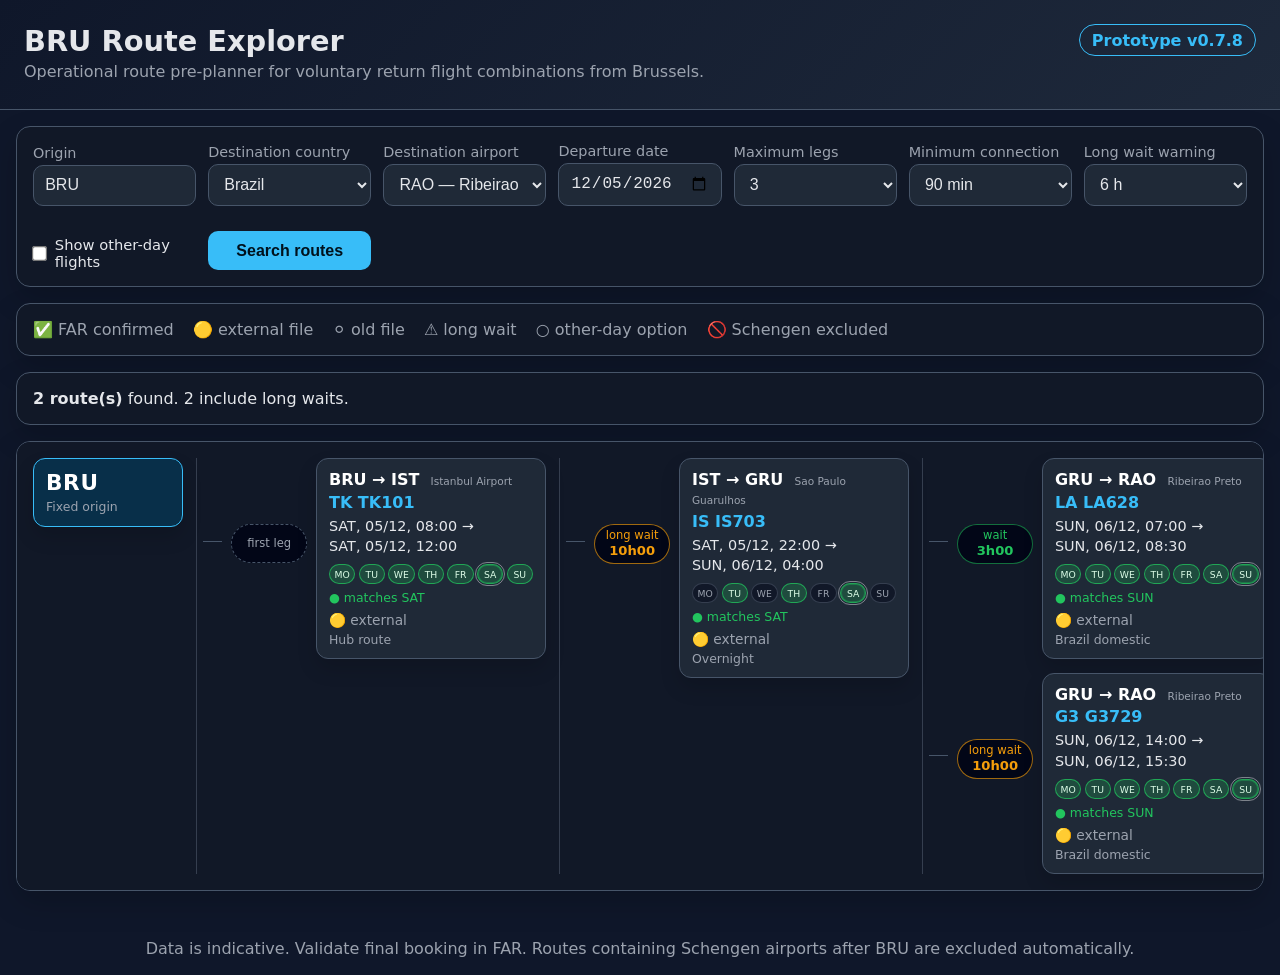
<file: index.html>
<!doctype html>
<html lang="en">
<head>
  <meta charset="utf-8">
  <meta name="viewport" content="width=device-width, initial-scale=1">
  <title>BRU Route Explorer</title>
  <link rel="stylesheet" href="src/style.css?v=20261009b">
</head>
<body>
  <header class="page-header">
    <div>
      <h1>BRU Route Explorer</h1>
      <p>Operational route pre-planner for voluntary return flight combinations from Brussels.</p>
    </div>
    <div class="badge">Prototype v0.7.8</div>
  </header>

  <main>
    <section class="panel controls-panel">
      <div class="controls">
        <label>
          Origin
          <input id="origin" type="text" value="BRU" disabled>
        </label>

        <label>
          Destination country
          <select id="destinationCountry"></select>
        </label>

        <label>
          Destination airport
          <select id="destinationAirport"></select>
        </label>

        <label>
          Departure date
          <input id="date" type="date">
        </label>

        <label>
          Maximum legs
          <select id="maxLegs">
            <option value="2">2</option>
            <option value="3" selected>3</option>
            <option value="4">4</option>
          </select>
        </label>

        <label>
          Minimum connection
          <select id="minConnection">
            <option value="60">60 min</option>
            <option value="90" selected>90 min</option>
            <option value="120">120 min</option>
            <option value="180">180 min</option>
          </select>
        </label>

        <label>
          Long wait warning
          <select id="longWait">
            <option value="4">4 h</option>
            <option value="6" selected>6 h</option>
            <option value="8">8 h</option>
            <option value="12">12 h</option>
          </select>
        </label>

        <label class="check-control">
          <input id="showOtherDays" type="checkbox">
          <span title="Show flights that exist in the database but do not operate on the selected day">Show other-day flights</span>
        </label>

        <button id="searchBtn" type="button">Search routes</button>
      </div>
    </section>

    <section class="panel legend" aria-label="Legend">
      <span>✅ FAR confirmed</span>
      <span>🟡 external file</span>
      <span>⚪ old file</span>
      <span>⚠️ long wait</span>
      <span>○ other-day option</span>
      <span>🚫 Schengen excluded</span>
    </section>

    <section id="summary" class="panel summary"></section>

    <section id="tree" class="panel tree" aria-label="Route tree">
      <div class="empty">Loading route data...</div>
    </section>
  </main>

  <footer>
    Data is indicative. Validate final booking in FAR. Routes containing Schengen airports after BRU are excluded automatically.
  </footer>

  <script src="src/app.js?v=20261009b"></script>
</body>
</html>
</file>
<file: src/style.css>
/*
 * File: src/style.css
 * Project: BRU Route Explorer
 * Author: Migus in collaboration with ChatGPT
 * Purpose: Presentation layer for the static GitHub Pages prototype.
 */

:root {
  --bg: #0f172a;
  --panel: #111827;
  --panel-soft: #1f2937;
  --text: #e5e7eb;
  --muted: #9ca3af;
  --line: #475569;
  --accent: #38bdf8;
  --ok: #22c55e;
  --warn: #f59e0b;
  --bad: #ef4444;
}

* { box-sizing: border-box; }

body {
  margin: 0;
  font-family: system-ui, -apple-system, BlinkMacSystemFont, "Segoe UI", sans-serif;
  background: var(--bg);
  color: var(--text);
}

.page-header {
  display: flex;
  justify-content: space-between;
  gap: 1rem;
  padding: 1.5rem;
  border-bottom: 1px solid var(--line);
  background: linear-gradient(135deg, #0f172a, #1e293b);
}

h1 { margin: 0 0 .25rem 0; font-size: 1.8rem; }
p { margin: .25rem 0; color: var(--muted); }

.badge {
  align-self: start;
  border: 1px solid var(--accent);
  color: var(--accent);
  border-radius: 999px;
  padding: .35rem .75rem;
  font-weight: 700;
  white-space: nowrap;
}

main { padding: 1rem; max-width: 1400px; margin: auto; }

.panel {
  background: var(--panel);
  border: 1px solid var(--line);
  border-radius: 14px;
  padding: 1rem;
  margin-bottom: 1rem;
  box-shadow: 0 12px 30px rgba(0,0,0,.18);
}

.controls {
  display: grid;
  grid-template-columns: repeat(auto-fit, minmax(160px, 1fr));
  gap: .75rem;
  align-items: end;
}

label { color: var(--muted); font-size: .9rem; }
input, select, button {
  width: 100%;
  margin-top: .25rem;
  padding: .65rem .7rem;
  border-radius: 10px;
  border: 1px solid var(--line);
  background: var(--panel-soft);
  color: var(--text);
  font-size: 1rem;
}
button {
  cursor: pointer;
  background: var(--accent);
  color: #00111c;
  font-weight: 800;
  border: none;
}
button:hover { filter: brightness(1.08); }

.legend {
  display: flex;
  flex-wrap: wrap;
  gap: .8rem 1.2rem;
  color: var(--muted);
}

.summary strong { color: var(--text); }

.tree {
  overflow: auto;
  min-height: 320px;
  padding: 1rem;
}

.route-tree {
  display: inline-block;
  min-width: 100%;
}

.tree-branch {
  display: flex;
  align-items: flex-start;
  gap: .8rem;
}

.tree-current {
  flex: 0 0 auto;
}

.tree-children {
  display: flex;
  flex-direction: column;
  gap: .85rem;
  padding-left: .4rem;
  border-left: 1px solid rgba(148, 163, 184, .28);
}

.child-row {
  display: flex;
  align-items: flex-start;
  gap: .55rem;
}

/*
 * Align the connection bubble with the centre of the immediate flight card,
 * not with the centre of the full subtree below that flight. This keeps each
 * route visually readable as a horizontal line. The small horizontal lines
 * need a slightly larger top offset because they must meet the vertical
 * centre of the wait bubble, not its top edge.
 */
.child-row > .connection {
  margin-top: 4.1rem;
}

.child-row > .edge-line {
  margin-top: 5.15rem;
}

.edge-line {
  flex: 0 0 1.2rem;
  height: 1px;
  background: var(--line);
}

.root-node,
.flight-node {
  width: 230px;
  border: 1px solid var(--line);
  border-radius: 12px;
  background: var(--panel-soft);
  padding: .7rem .75rem;
  box-shadow: 0 10px 20px rgba(0,0,0,.14);
}

.root-node {
  width: 150px;
  border-color: var(--accent);
  background: #082f49;
}

.airport-code {
  font-size: 1.35rem;
  font-weight: 900;
  color: #fff;
  letter-spacing: .03em;
}

.root-subtitle,
.node-notes {
  color: var(--muted);
  font-size: .78rem;
  margin-top: .25rem;
}

.node-title {
  font-weight: 900;
  color: #fff;
  margin-bottom: .2rem;
}

.destination-name {
  display: inline;
  color: var(--muted);
  font-size: .72rem;
  font-weight: 500;
  margin-left: .25rem;
  letter-spacing: 0;
}

.node-flight {
  color: var(--accent);
  font-weight: 800;
}

.node-time {
  margin-top: .25rem;
  font-size: .9rem;
  line-height: 1.45;
}

.node-time span {
  display: block;
}

.node-status {
  margin-top: .45rem;
  font-size: .86rem;
  color: var(--muted);
}

.connection {
  flex: 0 0 auto;
  min-width: 76px;
  min-height: 2.45rem;
  border: 1px solid var(--line);
  border-radius: 999px;
  padding: .28rem .5rem;
  text-align: center;
  font-size: .72rem;
  background: #020617;
  color: var(--muted);
  line-height: 1.1;
  display: flex;
  flex-direction: column;
  justify-content: center;
  align-items: center;
}

.connection span,
.connection strong {
  display: block;
}

.connection strong {
  margin-top: .12rem;
  font-size: .82rem;
  color: inherit;
}

.first-connection {
  color: var(--muted);
  border-style: dashed;
}

.wait-ok { color: var(--ok); border-color: rgba(34, 197, 94, .55); }
.wait-long { color: var(--warn); border-color: rgba(245, 158, 11, .65); }
.wait-very-long { color: var(--bad); border-color: rgba(239, 68, 68, .65); }
.empty { color: var(--muted); padding: 1rem; }

footer { text-align: center; padding: 1rem; color: var(--muted); }

.check-control {
  display: flex;
  align-items: center;
  gap: .55rem;
  min-height: 3.2rem;
  padding-top: 1.15rem;
}

.check-control input {
  width: auto;
  margin: 0;
  transform: scale(1.15);
}

.check-control span {
  color: var(--text);
  font-size: .92rem;
}

.flight-other-day {
  opacity: .74;
  border-style: dashed;
}

.node-availability {
  margin-top: .35rem;
  font-size: .78rem;
  color: var(--muted);
}

.flight-match .node-availability {
  color: var(--ok);
}

.flight-other-day .node-availability {
  color: var(--warn);
}

.days-bar {
  display: flex;
  gap: .12rem;
  margin-top: .45rem;
  flex-wrap: nowrap;
}

.day-chip {
  display: inline-flex;
  align-items: center;
  justify-content: center;
  min-width: 1.65rem;
  height: 1.25rem;
  border-radius: 999px;
  font-size: .58rem;
  border: 1px solid rgba(148, 163, 184, .28);
  color: var(--muted);
  background: rgba(2, 6, 23, .45);
}

.day-active {
  color: #dcfce7;
  background: rgba(34, 197, 94, .22);
  border-color: rgba(34, 197, 94, .75);
}

.day-requested {
  outline: 1px solid rgba(255, 255, 255, .42);
  outline-offset: 1px;
}

.day-actual {
  box-shadow: 0 0 0 1px rgba(34, 197, 94, .35) inset;
}

/* v0.7: final total journey-time bubble at the end of each complete route. */
.total-children {
  border-left: none;
  padding-left: 0;
}

.total-route-row {
  display: flex;
  align-items: flex-start;
  gap: .55rem;
}

.total-route-row > .connection {
  margin-top: 4.1rem;
}

.total-route-row > .edge-line {
  margin-top: 5.15rem;
}

.total-connection {
  color: var(--accent);
  border-color: rgba(56, 189, 248, .75);
  min-width: 86px;
}

.total-connection span {
  text-transform: uppercase;
  letter-spacing: .03em;
}


.destination-name-inline {
  color: var(--muted);
  font-size: .66rem;
  font-weight: 500;
  margin-left: .35rem;
  vertical-align: middle;
}

.days-bar{justify-content:space-between;}
</file>
